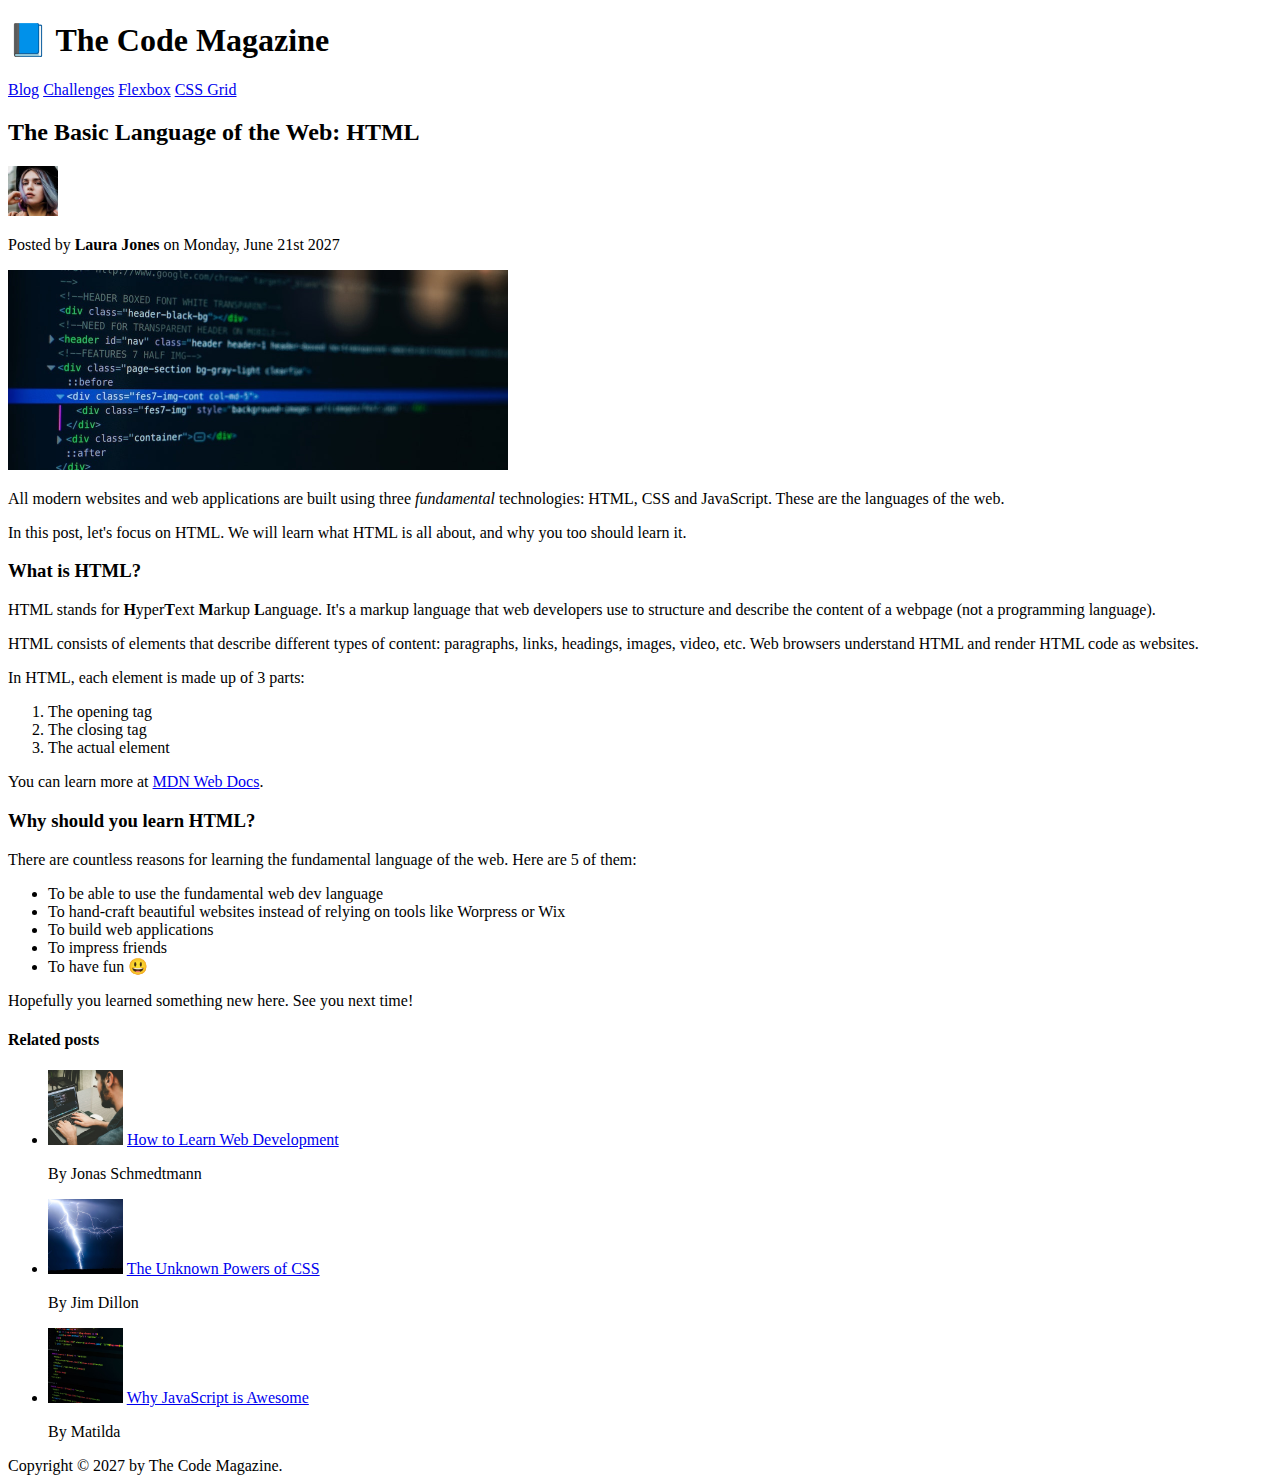
<file: final/02-HTML-Fundamentals/index.html>
<!DOCTYPE html>
<html lang="en">
  <head>
    <meta charset="UTF-8" />
    <title>The Basic Language of the Web: HTML</title>
  </head>

  <body>
    <!--
    <h1>The Basic Language of the Web: HTML</h1>
    <h2>The Basic Language of the Web: HTML</h2>
    <h3>The Basic Language of the Web: HTML</h3>
    <h4>The Basic Language of the Web: HTML</h4>
    <h5>The Basic Language of the Web: HTML</h5>
    <h6>The Basic Language of the Web: HTML</h6>
    -->

    <header>
      <h1>📘 The Code Magazine</h1>

      <nav>
        <a href="blog.html">Blog</a>
        <a href="#">Challenges</a>
        <a href="#">Flexbox</a>
        <a href="#">CSS Grid</a>
      </nav>
    </header>

    <article>
      <header>
        <h2>The Basic Language of the Web: HTML</h2>

        <img
          src="img/laura-jones.jpg"
          alt="Headshot of Laura Jones"
          height="50"
          width="50"
        />

        <p>Posted by <strong>Laura Jones</strong> on Monday, June 21st 2027</p>

        <img
          src="img/post-img.jpg"
          alt="HTML code on a screen"
          width="500"
          height="200"
        />
      </header>

      <p>
        All modern websites and web applications are built using three
        <em>fundamental</em>
        technologies: HTML, CSS and JavaScript. These are the languages of the
        web.
      </p>

      <p>
        In this post, let's focus on HTML. We will learn what HTML is all about,
        and why you too should learn it.
      </p>

      <h3>What is HTML?</h3>
      <p>
        HTML stands for <strong>H</strong>yper<strong>T</strong>ext
        <strong>M</strong>arkup <strong>L</strong>anguage. It's a markup
        language that web developers use to structure and describe the content
        of a webpage (not a programming language).
      </p>
      <p>
        HTML consists of elements that describe different types of content:
        paragraphs, links, headings, images, video, etc. Web browsers understand
        HTML and render HTML code as websites.
      </p>
      <p>In HTML, each element is made up of 3 parts:</p>

      <ol>
        <li>The opening tag</li>
        <li>The closing tag</li>
        <li>The actual element</li>
      </ol>

      <p>
        You can learn more at
        <a
          href="https://developer.mozilla.org/en-US/docs/Web/HTML"
          target="_blank"
          >MDN Web Docs</a
        >.
      </p>

      <h3>Why should you learn HTML?</h3>

      <p>
        There are countless reasons for learning the fundamental language of the
        web. Here are 5 of them:
      </p>

      <ul>
        <li>To be able to use the fundamental web dev language</li>
        <li>
          To hand-craft beautiful websites instead of relying on tools like
          Worpress or Wix
        </li>
        <li>To build web applications</li>
        <li>To impress friends</li>
        <li>To have fun 😃</li>
      </ul>

      <p>Hopefully you learned something new here. See you next time!</p>
    </article>

    <aside>
      <h4>Related posts</h4>

      <ul>
        <li>
          <img
            src="img/related-1.jpg"
            alt="Person programming"
            width="75"
            width="75"
          />
          <a href="#">How to Learn Web Development</a>
          <p>By Jonas Schmedtmann</p>
        </li>
        <li>
          <img src="img/related-2.jpg" alt="Lightning" width="75" heigth="75" />
          <a href="#">The Unknown Powers of CSS</a>
          <p>By Jim Dillon</p>
        </li>
        <li>
          <img
            src="img/related-3.jpg"
            alt="JavaScript code on a screen"
            width="75"
            height="75"
          />
          <a href="#">Why JavaScript is Awesome</a>
          <p>By Matilda</p>
        </li>
      </ul>
    </aside>

    <footer>Copyright &copy; 2027 by The Code Magazine.</footer>
  </body>
</html>
</file>
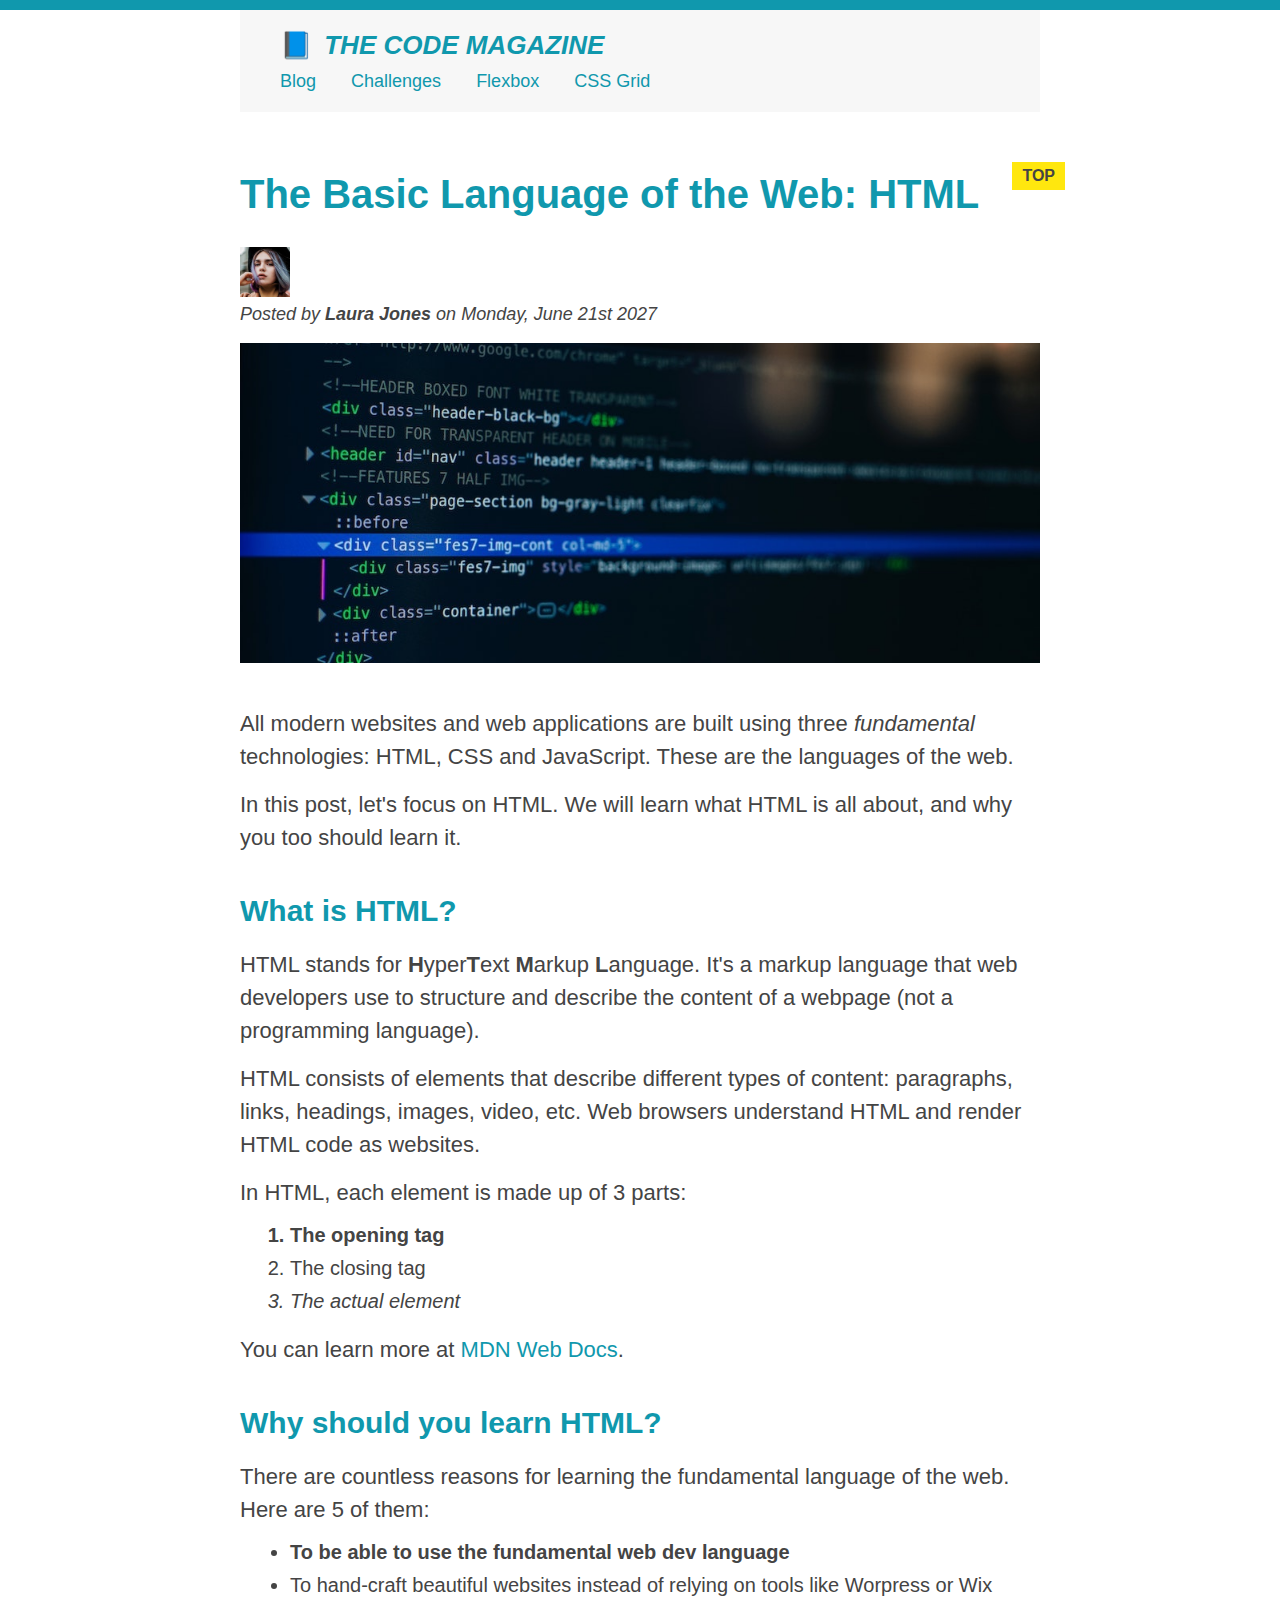
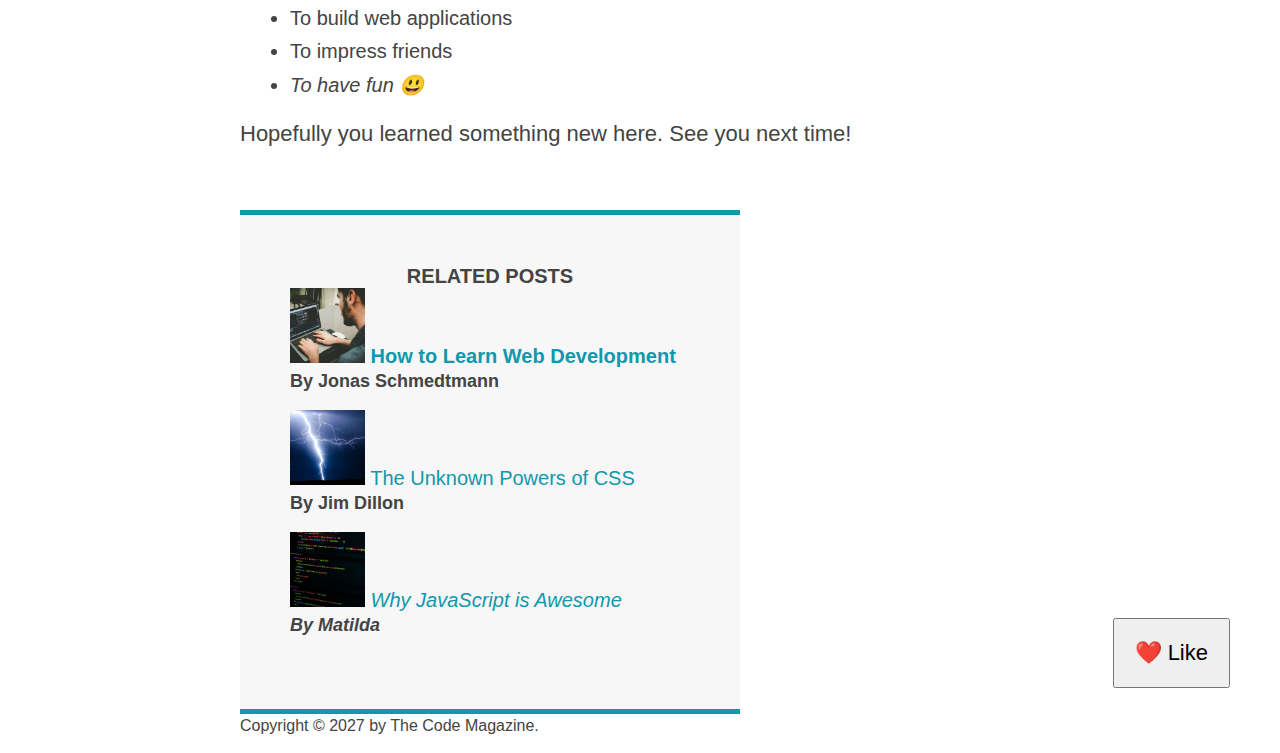
<file: final/03-CSS-Fundamentals/index.html>
<!DOCTYPE html>
<html lang="en">
  <head>
    <meta charset="UTF-8" />
    <link href="style.css" rel="stylesheet" />

    <title>The Basic Language of the Web: HTML</title>
  </head>

  <body>
    <!--
    <h1>The Basic Language of the Web: HTML</h1>
    <h2>The Basic Language of the Web: HTML</h2>
    <h3>The Basic Language of the Web: HTML</h3>
    <h4>The Basic Language of the Web: HTML</h4>
    <h5>The Basic Language of the Web: HTML</h5>
    <h6>The Basic Language of the Web: HTML</h6>
    -->

    <div class="container">
      <header class="main-header">
        <h1>📘 The Code Magazine</h1>

        <nav>
          <!-- <strong>This is the navigation</strong> -->
          <a href="blog.html">Blog</a>
          <a href="#">Challenges</a>
          <a href="#">Flexbox</a>
          <a href="#">CSS Grid</a>
        </nav>
      </header>

      <article>
        <header class="post-header">
          <h2>The Basic Language of the Web: HTML</h2>

          <img
            src="img/laura-jones.jpg"
            alt="Headshot of Laura Jones"
            height="50"
            width="50"
          />

          <p id="author">
            Posted by <strong>Laura Jones</strong> on Monday, June 21st 2027
          </p>

          <img
            src="img/post-img.jpg"
            alt="HTML code on a screen"
            width="500"
            height="200"
            class="post-img"
          />
          <button>❤️ Like</button>
        </header>

        <p>
          All modern websites and web applications are built using three
          <em>fundamental</em>
          technologies: HTML, CSS and JavaScript. These are the languages of the
          web.
        </p>

        <p>
          In this post, let's focus on HTML. We will learn what HTML is all
          about, and why you too should learn it.
        </p>

        <h3>What is HTML?</h3>
        <p>
          HTML stands for <strong>H</strong>yper<strong>T</strong>ext
          <strong>M</strong>arkup <strong>L</strong>anguage. It's a markup
          language that web developers use to structure and describe the content
          of a webpage (not a programming language).
        </p>
        <p>
          HTML consists of elements that describe different types of content:
          paragraphs, links, headings, images, video, etc. Web browsers
          understand HTML and render HTML code as websites.
        </p>
        <p>In HTML, each element is made up of 3 parts:</p>

        <ol>
          <li class="first-li">The opening tag</li>
          <li>The closing tag</li>
          <li>The actual element</li>
        </ol>

        <p>
          You can learn more at
          <a
            href="https://developer.mozilla.org/en-US/docs/Web/HTML"
            target="_blank"
            >MDN Web Docs</a
          >.
        </p>

        <h3>Why should you learn HTML?</h3>

        <p>
          There are countless reasons for learning the fundamental language of
          the web. Here are 5 of them:
        </p>

        <ul>
          <li class="first-li">
            To be able to use the fundamental web dev language
          </li>
          <li>
            To hand-craft beautiful websites instead of relying on tools like
            Worpress or Wix
          </li>
          <li>To build web applications</li>
          <li>To impress friends</li>
          <li>To have fun 😃</li>
        </ul>

        <p>Hopefully you learned something new here. See you next time!</p>
      </article>

      <aside>
        <h4>Related posts</h4>

        <ul class="related">
          <li>
            <img
              src="img/related-1.jpg"
              alt="Person programming"
              width="75"
              height="75"
            />
            <a href="#">How to Learn Web Development</a>
            <p class="related-author">By Jonas Schmedtmann</p>
          </li>
          <li>
            <img
              src="img/related-2.jpg"
              alt="Lightning"
              width="75"
              height="75"
            />
            <a href="#">The Unknown Powers of CSS</a>
            <p class="related-author">By Jim Dillon</p>
          </li>
          <li>
            <img
              src="img/related-3.jpg"
              alt="JavaScript code on a screen"
              width="75"
              height="75"
            />
            <a href="#">Why JavaScript is Awesome</a>
            <p class="related-author">By Matilda</p>
          </li>
        </ul>
      </aside>

      <footer>
        <p id="copyright" class="copyright text">
          Copyright &copy; 2027 by The Code Magazine.
        </p>
      </footer>
    </div>
  </body>
</html>
</file>
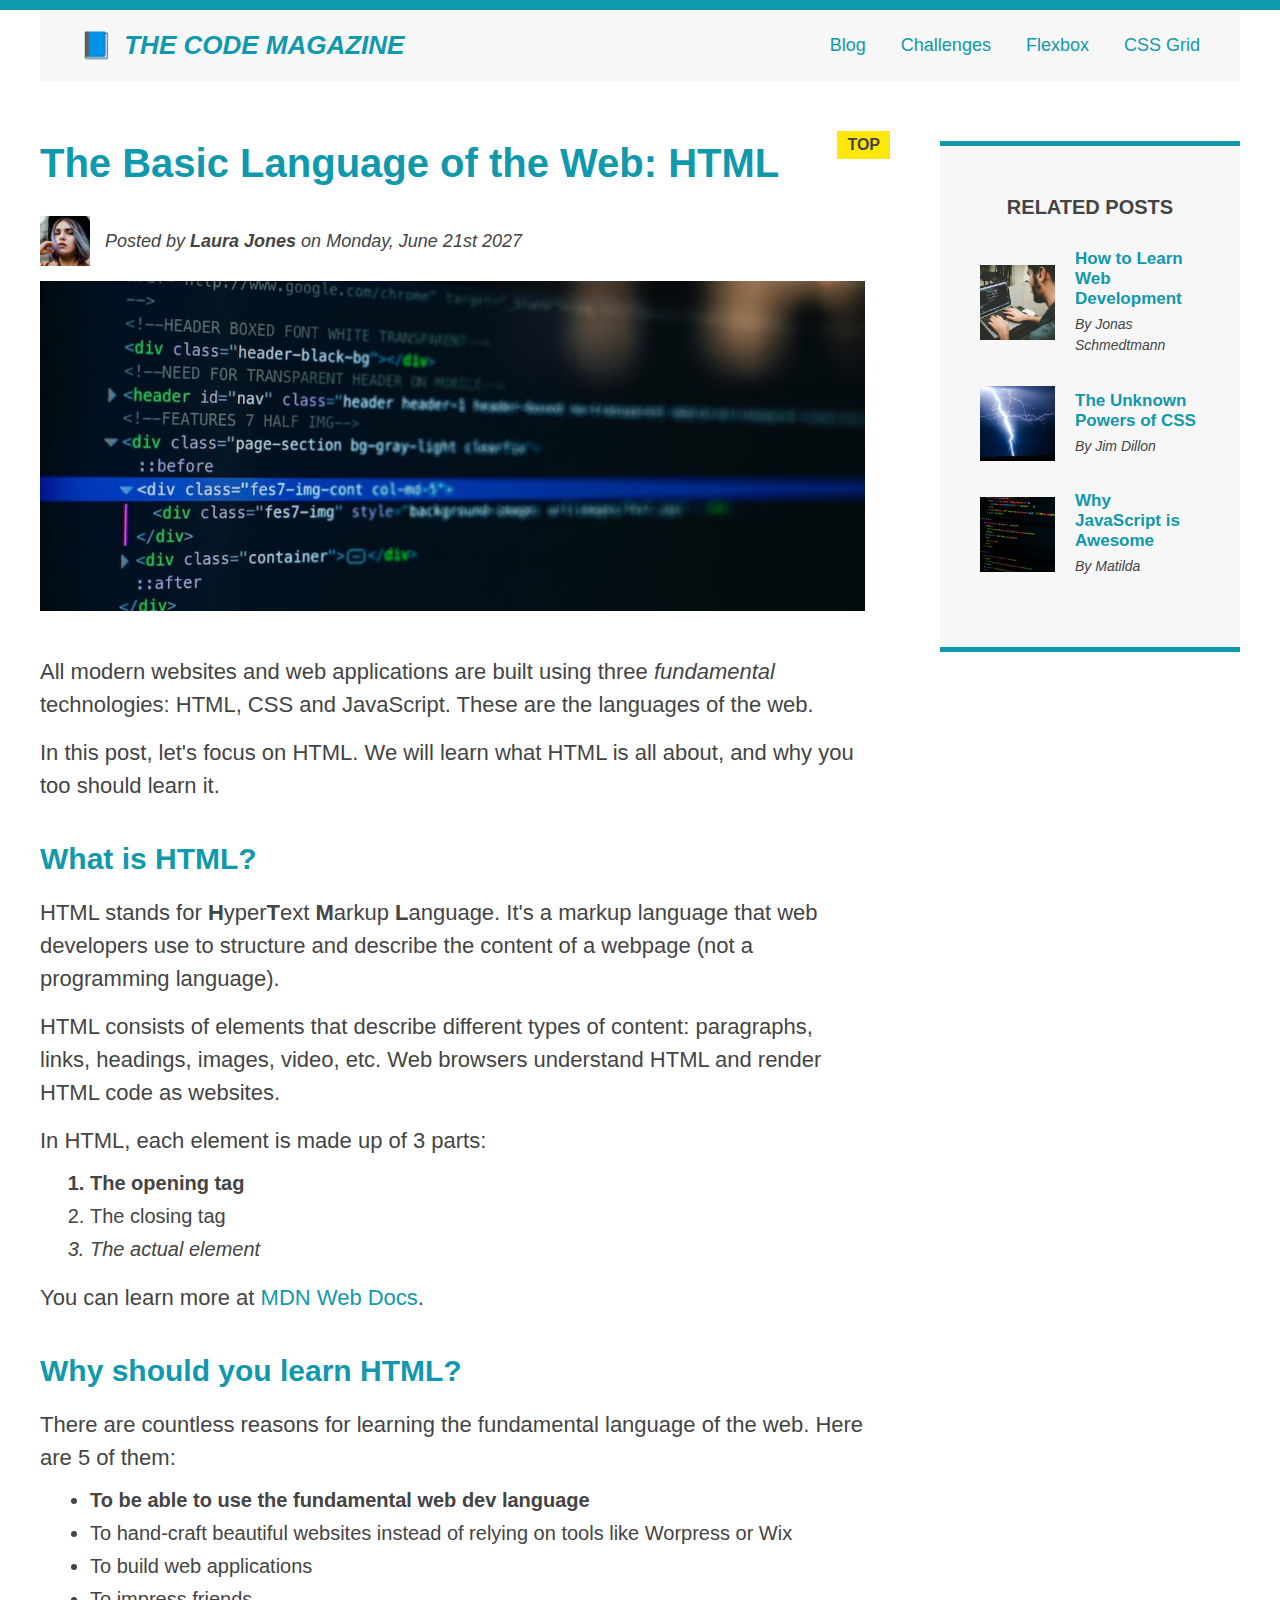
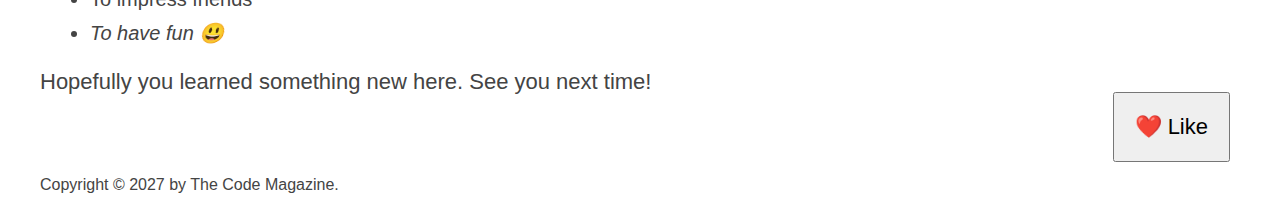
<file: final/04-CSS-Layouts/index.html>
<!DOCTYPE html>
<html lang="en">
  <head>
    <meta charset="UTF-8" />
    <link href="style.css" rel="stylesheet" />

    <title>The Basic Language of the Web: HTML</title>
  </head>

  <body>
    <!--
    <h1>The Basic Language of the Web: HTML</h1>
    <h2>The Basic Language of the Web: HTML</h2>
    <h3>The Basic Language of the Web: HTML</h3>
    <h4>The Basic Language of the Web: HTML</h4>
    <h5>The Basic Language of the Web: HTML</h5>
    <h6>The Basic Language of the Web: HTML</h6>
    -->

    <div class="container">
      <header class="main-header clearfix">
        <h1>📘 The Code Magazine</h1>

        <nav>
          <!-- <strong>This is the navigation</strong> -->
          <a href="blog.html">Blog</a>
          <a href="#">Challenges</a>
          <a href="flexbox.html">Flexbox</a>
          <a href="css-grid.html">CSS Grid</a>
        </nav>

        <!-- <div class="clear"></div> -->
      </header>

      <!-- ONLY NECESSARY FOR FLEXBOX -->
      <!-- <div class="row"> -->
      <article>
        <header class="post-header">
          <h2>The Basic Language of the Web: HTML</h2>

          <div class="author-box">
            <img
              src="img/laura-jones.jpg"
              alt="Headshot of Laura Jones"
              height="50"
              width="50"
              class="author-img"
            />

            <p id="author" class="author">
              Posted by <strong>Laura Jones</strong> on Monday, June 21st 2027
            </p>
          </div>

          <img
            src="img/post-img.jpg"
            alt="HTML code on a screen"
            width="500"
            height="200"
            class="post-img"
          />
          <button>❤️ Like</button>
        </header>

        <p>
          All modern websites and web applications are built using three
          <em>fundamental</em>
          technologies: HTML, CSS and JavaScript. These are the languages of the
          web.
        </p>

        <p>
          In this post, let's focus on HTML. We will learn what HTML is all
          about, and why you too should learn it.
        </p>

        <h3>What is HTML?</h3>
        <p>
          HTML stands for <strong>H</strong>yper<strong>T</strong>ext
          <strong>M</strong>arkup <strong>L</strong>anguage. It's a markup
          language that web developers use to structure and describe the content
          of a webpage (not a programming language).
        </p>
        <p>
          HTML consists of elements that describe different types of content:
          paragraphs, links, headings, images, video, etc. Web browsers
          understand HTML and render HTML code as websites.
        </p>
        <p>In HTML, each element is made up of 3 parts:</p>

        <ol>
          <li class="first-li">The opening tag</li>
          <li>The closing tag</li>
          <li>The actual element</li>
        </ol>

        <p>
          You can learn more at
          <a
            href="https://developer.mozilla.org/en-US/docs/Web/HTML"
            target="_blank"
            >MDN Web Docs</a
          >.
        </p>

        <h3>Why should you learn HTML?</h3>

        <p>
          There are countless reasons for learning the fundamental language of
          the web. Here are 5 of them:
        </p>

        <ul>
          <li class="first-li">
            To be able to use the fundamental web dev language
          </li>
          <li>
            To hand-craft beautiful websites instead of relying on tools like
            Worpress or Wix
          </li>
          <li>To build web applications</li>
          <li>To impress friends</li>
          <li>To have fun 😃</li>
        </ul>

        <p>Hopefully you learned something new here. See you next time!</p>
      </article>

      <aside>
        <h4>Related posts</h4>

        <ul class="related">
          <li class="related-post">
            <img
              src="img/related-1.jpg"
              alt="Person programming"
              width="75"
              height="75"
            />
            <div>
              <a href="#" class="related-link">How to Learn Web Development</a>
              <p class="related-author">By Jonas Schmedtmann</p>
            </div>
          </li>
          <li class="related-post">
            <img
              src="img/related-2.jpg"
              alt="Lightning"
              width="75"
              height="75"
            />
            <div>
              <a href="#" class="related-link">The Unknown Powers of CSS</a>
              <p class="related-author">By Jim Dillon</p>
            </div>
          </li>
          <li class="related-post">
            <img
              src="img/related-3.jpg"
              alt="JavaScript code on a screen"
              width="75"
              height="75"
            />
            <div>
              <a href="#" class="related-link">Why JavaScript is Awesome</a>
              <p class="related-author">By Matilda</p>
            </div>
          </li>
        </ul>
      </aside>
      <!-- </div> -->

      <footer>
        <p id="copyright" class="copyright text">
          Copyright &copy; 2027 by The Code Magazine.
        </p>
      </footer>
    </div>
  </body>
</html>
</file>
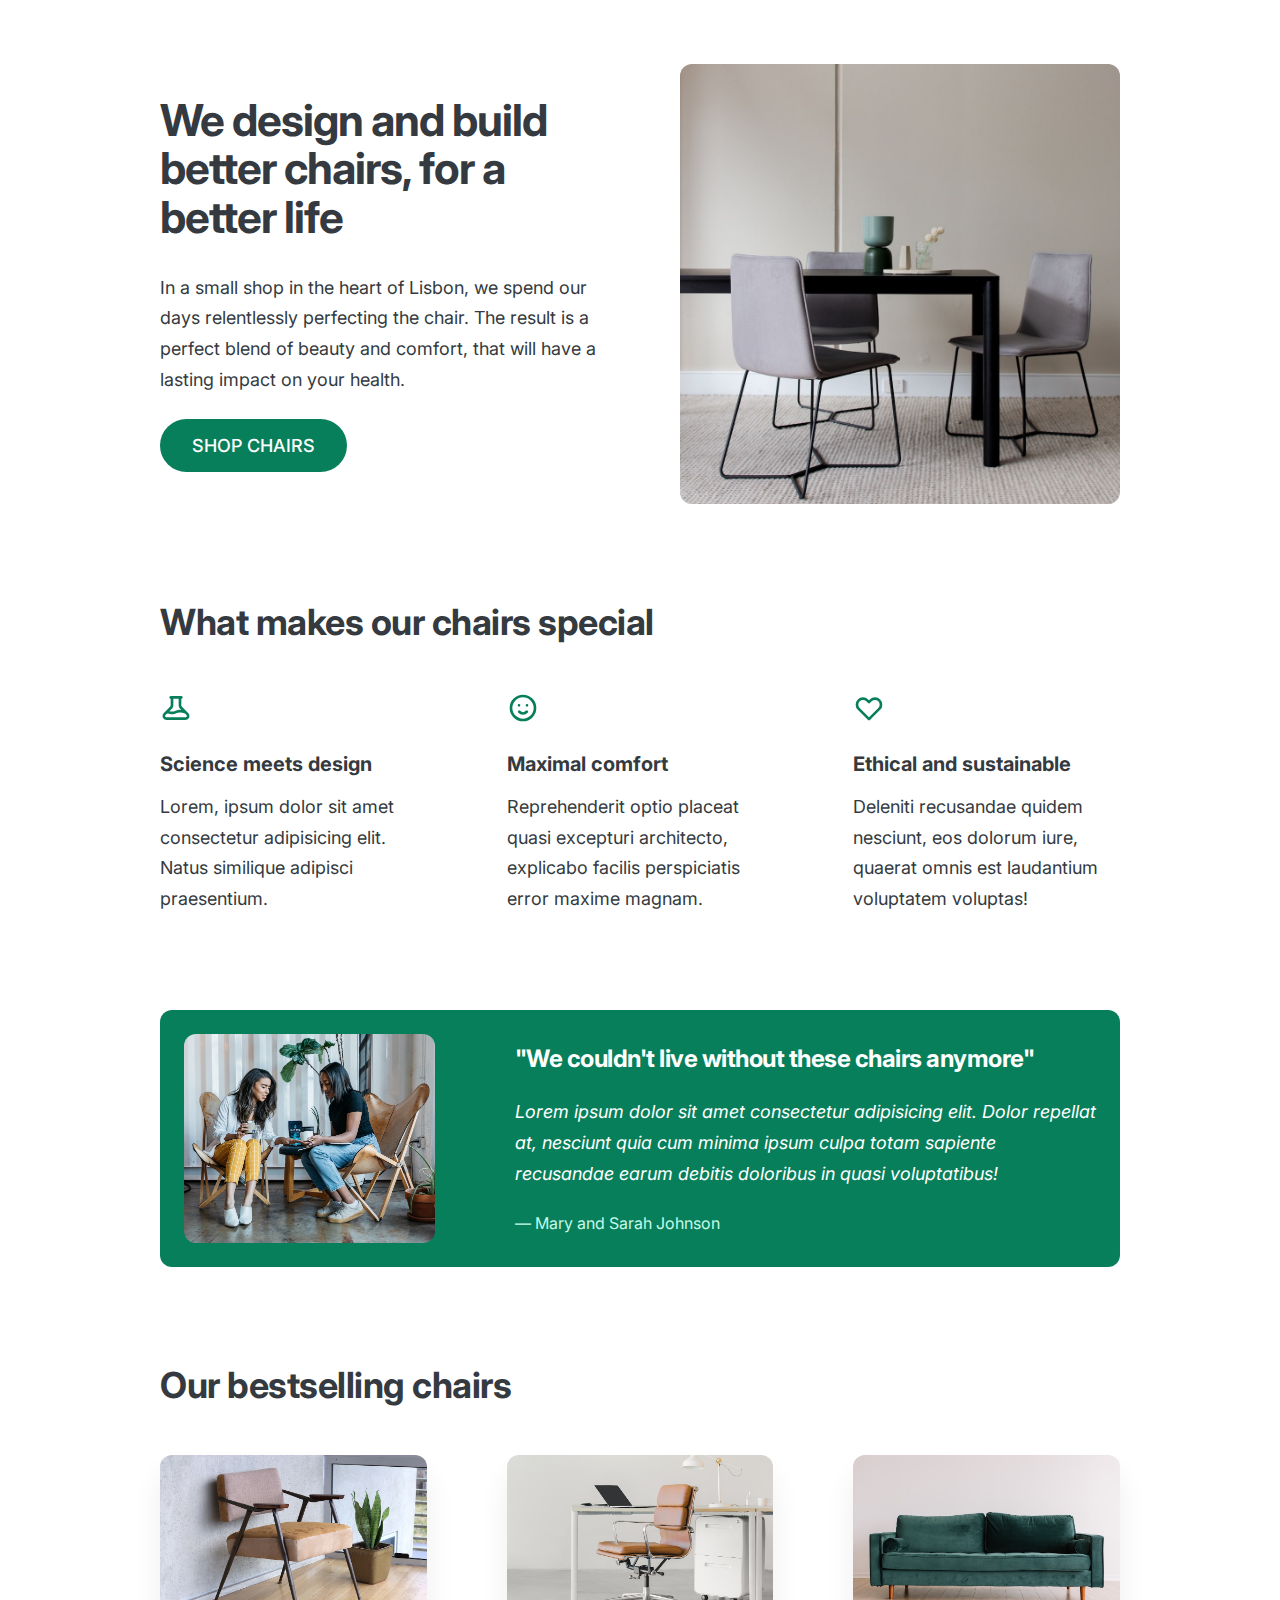
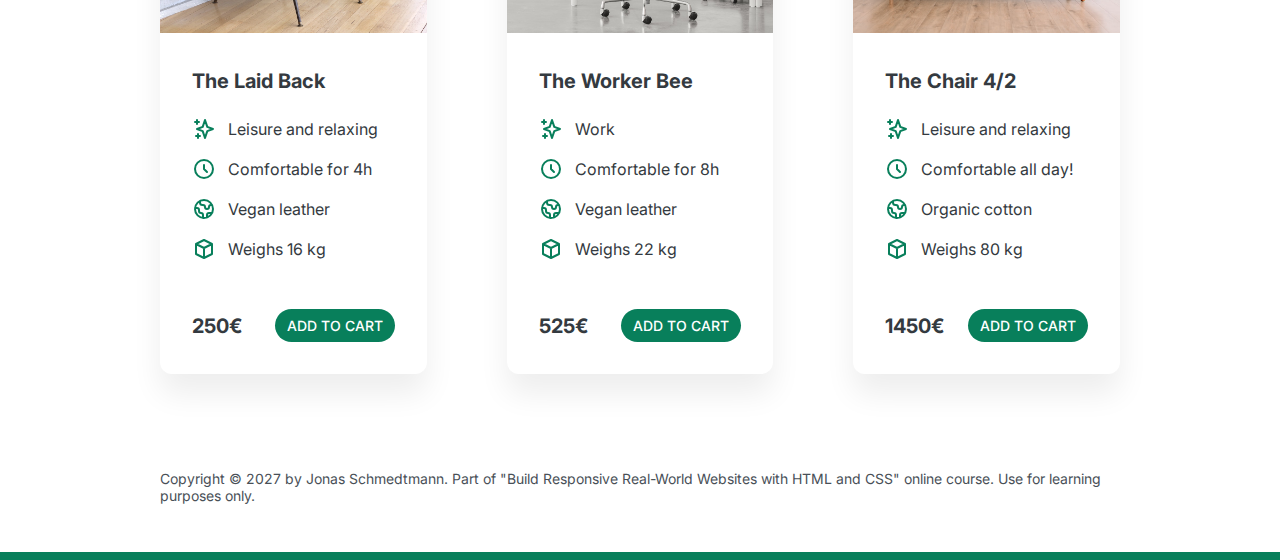
<file: final/05-Design/index.html>
<!DOCTYPE html>
<html lang="en">
  <head>
    <meta charset="UTF-8" />
    <meta http-equiv="X-UA-Compatible" content="IE=edge" />
    <meta name="viewport" content="width=device-width, initial-scale=1.0" />

    <link rel="preconnect" href="https://fonts.gstatic.com" />
    <link
      href="https://fonts.googleapis.com/css2?family=Inter:wght@400;500;700&display=swap"
      rel="stylesheet"
    />

    <link rel="stylesheet" href="style.css" />
    <title>Lisbon Chair Shop</title>
  </head>
  <body>
    <div class="container">
      <header>
        <div class="header-text-box">
          <h1>We design and build better chairs, for a better life</h1>
          <p class="header-text">
            In a small shop in the heart of Lisbon, we spend our days
            relentlessly perfecting the chair. The result is a perfect blend of
            beauty and comfort, that will have a lasting impact on your health.
          </p>
          <a class="btn btn--big" href="#">Shop chairs</a>
        </div>
        <img src="hero.jpg" alt="Photo" />
      </header>

      <section>
        <h2>What makes our chairs special</h2>
        <div class="grid-3-cols">
          <div>
            <svg
              xmlns="http://www.w3.org/2000/svg"
              class="features-icon"
              fill="none"
              viewBox="0 0 24 24"
              stroke="currentColor"
            >
              <path
                stroke-linecap="round"
                stroke-linejoin="round"
                stroke-width="2"
                d="M19.428 15.428a2 2 0 00-1.022-.547l-2.387-.477a6 6 0 00-3.86.517l-.318.158a6 6 0 01-3.86.517L6.05 15.21a2 2 0 00-1.806.547M8 4h8l-1 1v5.172a2 2 0 00.586 1.414l5 5c1.26 1.26.367 3.414-1.415 3.414H4.828c-1.782 0-2.674-2.154-1.414-3.414l5-5A2 2 0 009 10.172V5L8 4z"
              />
            </svg>
            <p class="features-title"><strong>Science meets design</strong></p>
            <p class="features-text">
              Lorem, ipsum dolor sit amet consectetur adipisicing elit. Natus
              similique adipisci praesentium.
            </p>
          </div>

          <div>
            <svg
              xmlns="http://www.w3.org/2000/svg"
              class="features-icon"
              fill="none"
              viewBox="0 0 24 24"
              stroke="currentColor"
            >
              <path
                stroke-linecap="round"
                stroke-linejoin="round"
                stroke-width="2"
                d="M14.828 14.828a4 4 0 01-5.656 0M9 10h.01M15 10h.01M21 12a9 9 0 11-18 0 9 9 0 0118 0z"
              />
            </svg>
            <p class="features-title">
              <strong>Maximal comfort</strong>
            </p>
            <p class="features-text">
              Reprehenderit optio placeat quasi excepturi architecto, explicabo
              facilis perspiciatis error maxime magnam.
            </p>
          </div>

          <div>
            <svg
              xmlns="http://www.w3.org/2000/svg"
              class="features-icon"
              fill="none"
              viewBox="0 0 24 24"
              stroke="currentColor"
            >
              <path
                stroke-linecap="round"
                stroke-linejoin="round"
                stroke-width="2"
                d="M4.318 6.318a4.5 4.5 0 000 6.364L12 20.364l7.682-7.682a4.5 4.5 0 00-6.364-6.364L12 7.636l-1.318-1.318a4.5 4.5 0 00-6.364 0z"
              />
            </svg>
            <p class="features-title">
              <strong>Ethical and sustainable</strong>
            </p>
            <p class="features-text">
              Deleniti recusandae quidem nesciunt, eos dolorum iure, quaerat
              omnis est laudantium voluptatem voluptas!
            </p>
          </div>
        </div>
      </section>

      <section class="testimonial-section">
        <div class="grid-3-cols">
          <img src="customers.jpg" alt="People sitting on chairs" />
          <div class="testimonial-box">
            <h2>"We couldn't live without these chairs anymore"</h2>
            <blockquote class="testimonial-text">
              Lorem ipsum dolor sit amet consectetur adipisicing elit. Dolor
              repellat at, nesciunt quia cum minima ipsum culpa totam sapiente
              recusandae earum debitis doloribus in quasi voluptatibus!
            </blockquote>
            <p class="testimonial-author">&mdash; Mary and Sarah Johnson</p>
          </div>
        </div>
      </section>

      <section>
        <h2>Our bestselling chairs</h2>
        <div class="grid-3-cols">
          <figure class="chair">
            <img src="chair-1.jpg" alt="Chair" />
            <div class="chair-box">
              <h3>The Laid Back</h3>
              <ul class="chair-details">
                <li>
                  <svg
                    xmlns="http://www.w3.org/2000/svg"
                    class="chair-icon"
                    fill="none"
                    viewBox="0 0 24 24"
                    stroke="currentColor"
                  >
                    <path
                      stroke-linecap="round"
                      stroke-linejoin="round"
                      stroke-width="2"
                      d="M5 3v4M3 5h4M6 17v4m-2-2h4m5-16l2.286 6.857L21 12l-5.714 2.143L13 21l-2.286-6.857L5 12l5.714-2.143L13 3z"
                    />
                  </svg>
                  <!-- Span is a generic INLINE text element, it doesn't have any meaning. It's like a div element, but inline -->
                  <span>Leisure and relaxing</span>
                </li>
                <li>
                  <svg
                    xmlns="http://www.w3.org/2000/svg"
                    class="chair-icon"
                    fill="none"
                    viewBox="0 0 24 24"
                    stroke="currentColor"
                  >
                    <path
                      stroke-linecap="round"
                      stroke-linejoin="round"
                      stroke-width="2"
                      d="M12 8v4l3 3m6-3a9 9 0 11-18 0 9 9 0 0118 0z"
                    />
                  </svg>
                  <span>Comfortable for 4h</span>
                </li>
                <li>
                  <svg
                    xmlns="http://www.w3.org/2000/svg"
                    class="chair-icon"
                    fill="none"
                    viewBox="0 0 24 24"
                    stroke="currentColor"
                  >
                    <path
                      stroke-linecap="round"
                      stroke-linejoin="round"
                      stroke-width="2"
                      d="M3.055 11H5a2 2 0 012 2v1a2 2 0 002 2 2 2 0 012 2v2.945M8 3.935V5.5A2.5 2.5 0 0010.5 8h.5a2 2 0 012 2 2 2 0 104 0 2 2 0 012-2h1.064M15 20.488V18a2 2 0 012-2h3.064M21 12a9 9 0 11-18 0 9 9 0 0118 0z"
                    />
                  </svg>
                  <span>Vegan leather</span>
                </li>
                <li>
                  <svg
                    xmlns="http://www.w3.org/2000/svg"
                    class="chair-icon"
                    fill="none"
                    viewBox="0 0 24 24"
                    stroke="currentColor"
                  >
                    <path
                      stroke-linecap="round"
                      stroke-linejoin="round"
                      stroke-width="2"
                      d="M20 7l-8-4-8 4m16 0l-8 4m8-4v10l-8 4m0-10L4 7m8 4v10M4 7v10l8 4"
                    />
                  </svg>
                  <span>Weighs 16 kg</span>
                </li>
              </ul>
              <div class="chair-price">
                <strong>250€</strong>
                <a href="#" class="btn btn--small">Add to cart</a>
              </div>
            </div>
          </figure>

          <figure class="chair">
            <img src="chair-2.jpg" alt="Chair" />
            <div class="chair-box">
              <h3>The Worker Bee</h3>
              <ul class="chair-details">
                <li>
                  <svg
                    xmlns="http://www.w3.org/2000/svg"
                    class="chair-icon"
                    fill="none"
                    viewBox="0 0 24 24"
                    stroke="currentColor"
                  >
                    <path
                      stroke-linecap="round"
                      stroke-linejoin="round"
                      stroke-width="2"
                      d="M5 3v4M3 5h4M6 17v4m-2-2h4m5-16l2.286 6.857L21 12l-5.714 2.143L13 21l-2.286-6.857L5 12l5.714-2.143L13 3z"
                    />
                  </svg>
                  <span>Work</span>
                </li>
                <li>
                  <svg
                    xmlns="http://www.w3.org/2000/svg"
                    class="chair-icon"
                    fill="none"
                    viewBox="0 0 24 24"
                    stroke="currentColor"
                  >
                    <path
                      stroke-linecap="round"
                      stroke-linejoin="round"
                      stroke-width="2"
                      d="M12 8v4l3 3m6-3a9 9 0 11-18 0 9 9 0 0118 0z"
                    />
                  </svg>
                  <span>Comfortable for 8h</span>
                </li>
                <li>
                  <svg
                    xmlns="http://www.w3.org/2000/svg"
                    class="chair-icon"
                    fill="none"
                    viewBox="0 0 24 24"
                    stroke="currentColor"
                  >
                    <path
                      stroke-linecap="round"
                      stroke-linejoin="round"
                      stroke-width="2"
                      d="M3.055 11H5a2 2 0 012 2v1a2 2 0 002 2 2 2 0 012 2v2.945M8 3.935V5.5A2.5 2.5 0 0010.5 8h.5a2 2 0 012 2 2 2 0 104 0 2 2 0 012-2h1.064M15 20.488V18a2 2 0 012-2h3.064M21 12a9 9 0 11-18 0 9 9 0 0118 0z"
                    />
                  </svg>
                  <span>Vegan leather</span>
                </li>
                <li>
                  <svg
                    xmlns="http://www.w3.org/2000/svg"
                    class="chair-icon"
                    fill="none"
                    viewBox="0 0 24 24"
                    stroke="currentColor"
                  >
                    <path
                      stroke-linecap="round"
                      stroke-linejoin="round"
                      stroke-width="2"
                      d="M20 7l-8-4-8 4m16 0l-8 4m8-4v10l-8 4m0-10L4 7m8 4v10M4 7v10l8 4"
                    />
                  </svg>
                  <span>Weighs 22 kg</span>
                </li>
              </ul>
              <div class="chair-price">
                <strong>525€</strong>
                <a href="#" class="btn btn--small">Add to cart</a>
              </div>
            </div>
          </figure>

          <figure class="chair">
            <img src="chair-3.jpg" alt="Chair" />
            <div class="chair-box">
              <h3>The Chair 4/2</h3>
              <ul class="chair-details">
                <li>
                  <svg
                    xmlns="http://www.w3.org/2000/svg"
                    class="chair-icon"
                    fill="none"
                    viewBox="0 0 24 24"
                    stroke="currentColor"
                  >
                    <path
                      stroke-linecap="round"
                      stroke-linejoin="round"
                      stroke-width="2"
                      d="M5 3v4M3 5h4M6 17v4m-2-2h4m5-16l2.286 6.857L21 12l-5.714 2.143L13 21l-2.286-6.857L5 12l5.714-2.143L13 3z"
                    />
                  </svg>
                  <span>Leisure and relaxing</span>
                </li>
                <li>
                  <svg
                    xmlns="http://www.w3.org/2000/svg"
                    class="chair-icon"
                    fill="none"
                    viewBox="0 0 24 24"
                    stroke="currentColor"
                  >
                    <path
                      stroke-linecap="round"
                      stroke-linejoin="round"
                      stroke-width="2"
                      d="M12 8v4l3 3m6-3a9 9 0 11-18 0 9 9 0 0118 0z"
                    />
                  </svg>
                  <span>Comfortable all day!</span>
                </li>
                <li>
                  <svg
                    xmlns="http://www.w3.org/2000/svg"
                    class="chair-icon"
                    fill="none"
                    viewBox="0 0 24 24"
                    stroke="currentColor"
                  >
                    <path
                      stroke-linecap="round"
                      stroke-linejoin="round"
                      stroke-width="2"
                      d="M3.055 11H5a2 2 0 012 2v1a2 2 0 002 2 2 2 0 012 2v2.945M8 3.935V5.5A2.5 2.5 0 0010.5 8h.5a2 2 0 012 2 2 2 0 104 0 2 2 0 012-2h1.064M15 20.488V18a2 2 0 012-2h3.064M21 12a9 9 0 11-18 0 9 9 0 0118 0z"
                    />
                  </svg>
                  <span>Organic cotton</span>
                </li>
                <li>
                  <svg
                    xmlns="http://www.w3.org/2000/svg"
                    class="chair-icon"
                    fill="none"
                    viewBox="0 0 24 24"
                    stroke="currentColor"
                  >
                    <path
                      stroke-linecap="round"
                      stroke-linejoin="round"
                      stroke-width="2"
                      d="M20 7l-8-4-8 4m16 0l-8 4m8-4v10l-8 4m0-10L4 7m8 4v10M4 7v10l8 4"
                    />
                  </svg>
                  <span>Weighs 80 kg</span>
                </li>
              </ul>
              <div class="chair-price">
                <strong>1450€</strong>
                <a href="#" class="btn btn--small">Add to cart</a>
              </div>
            </div>
          </figure>
        </div>
      </section>

      <footer>
        Copyright &copy; 2027 by Jonas Schmedtmann. Part of "Build Responsive
        Real-World Websites with HTML and CSS" online course. Use for learning
        purposes only.
      </footer>
    </div>
  </body>
</html>
</file>
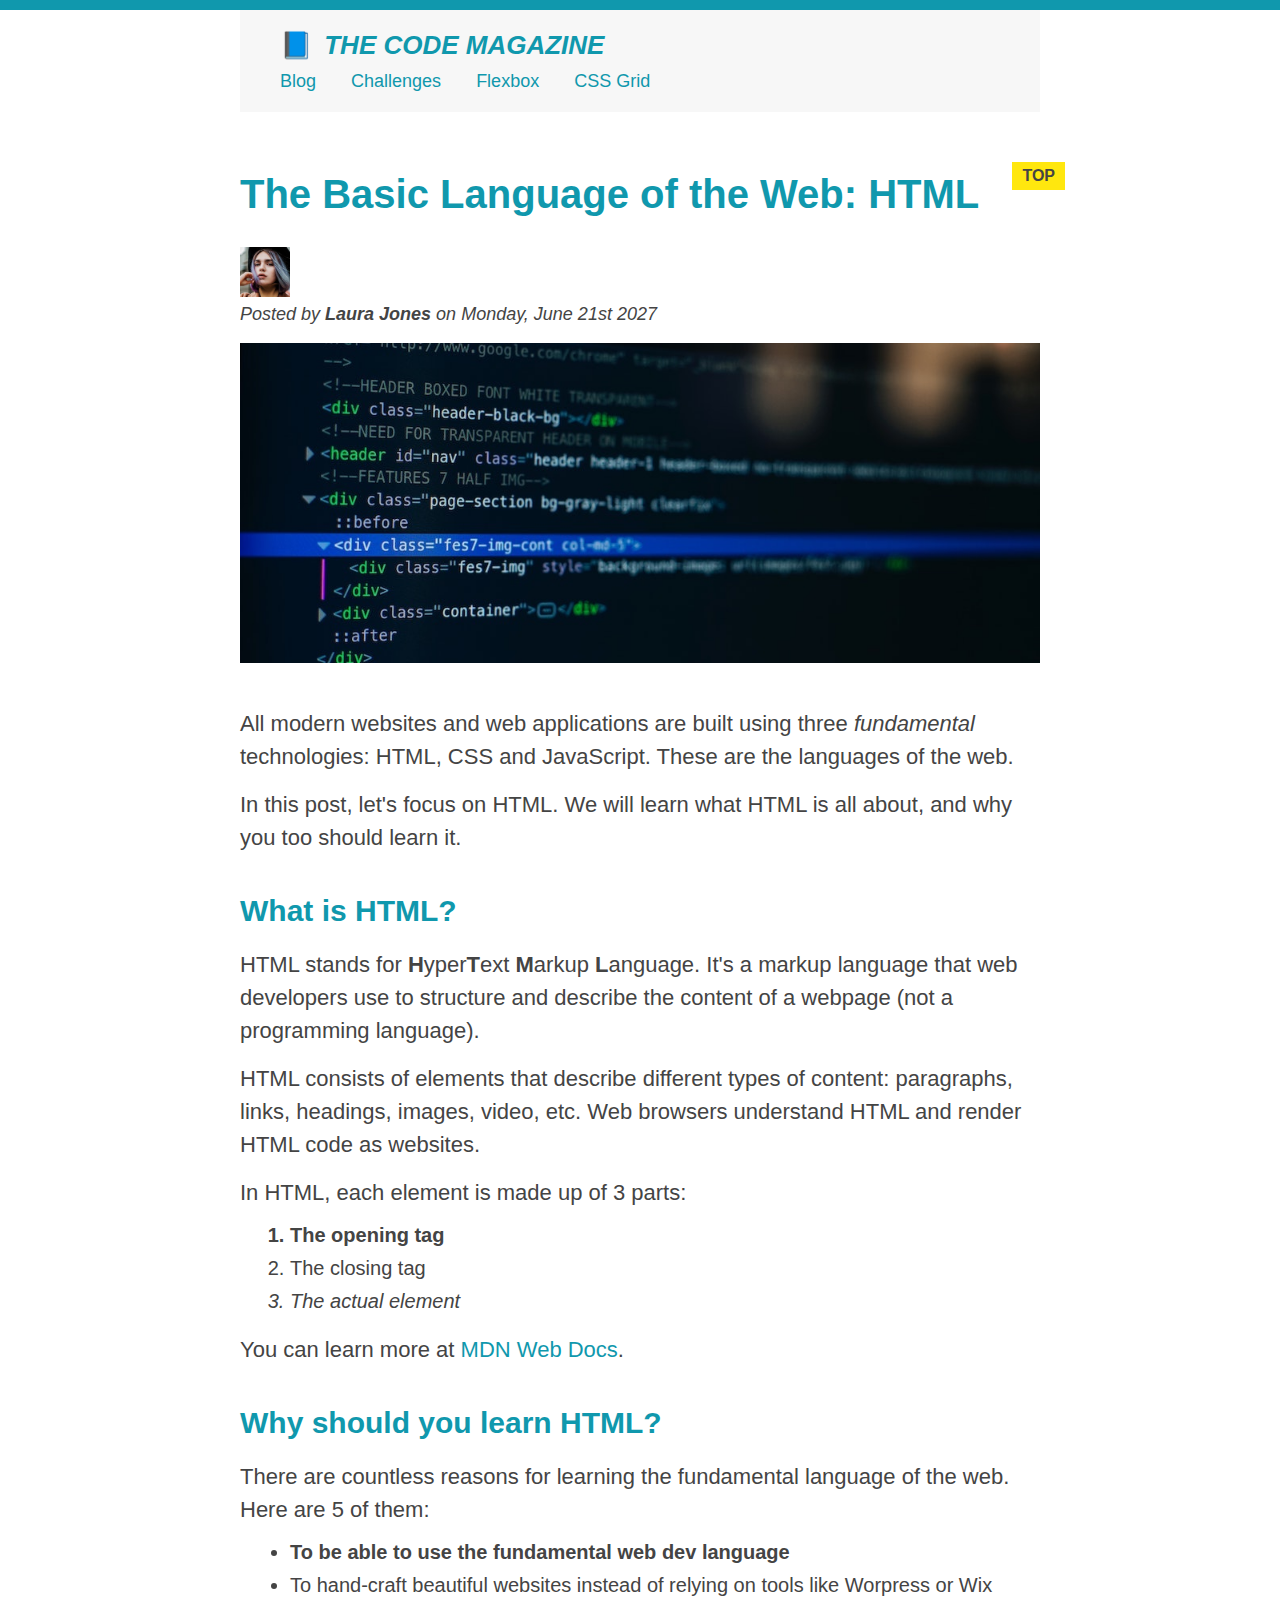
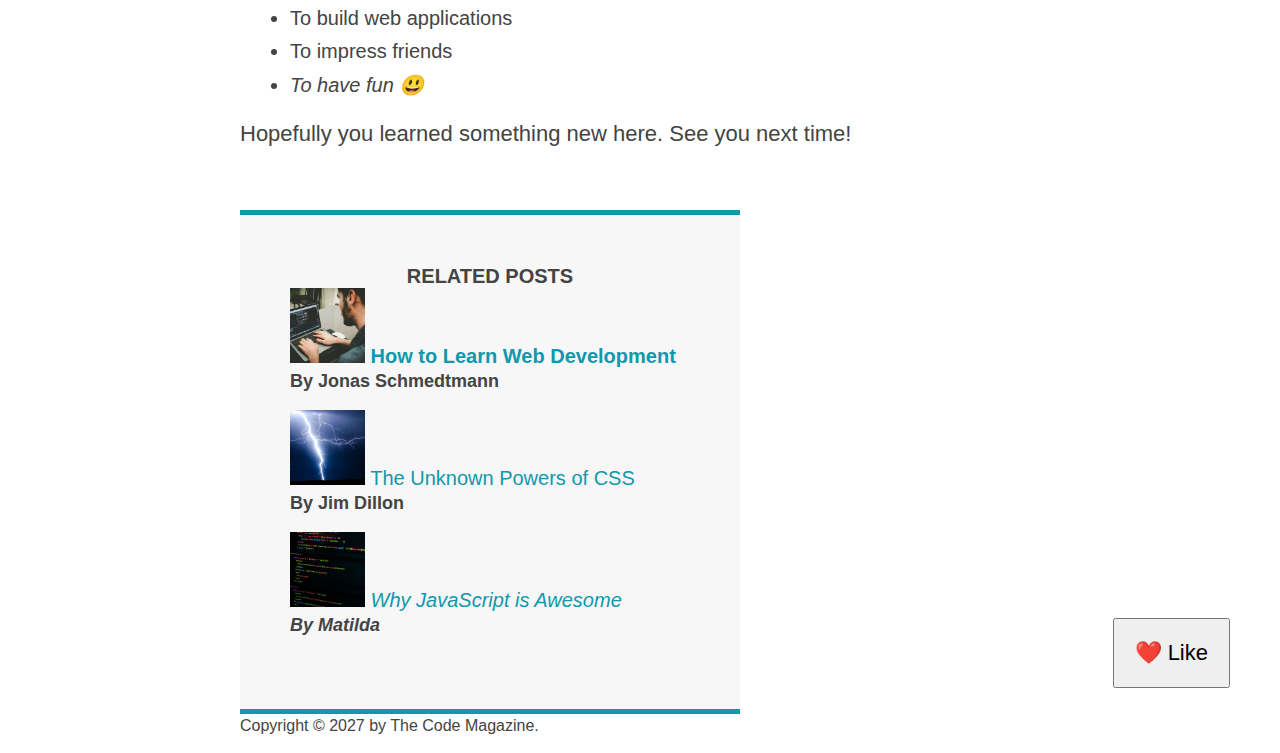
<file: starter/04-CSS-Layouts/index.html>
<!DOCTYPE html>
<html lang="en">

<head>
  <meta charset="UTF-8" />
  <link href="style.css" rel="stylesheet" />

  <title>The Basic Language of the Web: HTML</title>
</head>

<body>


  <!--
    <h1>The Basic Language of the Web: HTML</h1>
    <h2>The Basic Language of the Web: HTML</h2>
    <h3>The Basic Language of the Web: HTML</h3>
    <h4>The Basic Language of the Web: HTML</h4>
    <h5>The Basic Language of the Web: HTML</h5>
    <h6>The Basic Language of the Web: HTML</h6>
    -->

  <div class="container">
    <header class="main-header">
      <h1>📘 The Code Magazine</h1>

      <nav>
        <!-- <strong>This is the navigation</strong> -->
        <a href="blog.html">Blog</a>
        <a href="#">Challenges</a>
        <a href="flexbox.html">Flexbox</a>
        <a href="css-grid.html">CSS Grid</a>
      </nav>
    </header>

    <article>
      <header class="post-header">
        <h2>The Basic Language of the Web: HTML</h2>

        <img src="img/laura-jones.jpg" alt="Headshot of Laura Jones" height="50" width="50" class="author-img" />

        <p id="author" class="author">
          Posted by <strong>Laura Jones</strong> on Monday, June 21st 2027
        </p>

        <img src="img/post-img.jpg" alt="HTML code on a screen" width="500" height="200" class="post-img" />
        <button>❤️ Like</button>
      </header>

      <p>
        All modern websites and web applications are built using three
        <em>fundamental</em>
        technologies: HTML, CSS and JavaScript. These are the languages of the
        web.
      </p>

      <p>
        In this post, let's focus on HTML. We will learn what HTML is all
        about, and why you too should learn it.
      </p>

      <h3>What is HTML?</h3>
      <p>
        HTML stands for <strong>H</strong>yper<strong>T</strong>ext
        <strong>M</strong>arkup <strong>L</strong>anguage. It's a markup
        language that web developers use to structure and describe the content
        of a webpage (not a programming language).
      </p>
      <p>
        HTML consists of elements that describe different types of content:
        paragraphs, links, headings, images, video, etc. Web browsers
        understand HTML and render HTML code as websites.
      </p>
      <p>In HTML, each element is made up of 3 parts:</p>

      <ol>
        <li class="first-li">The opening tag</li>
        <li>The closing tag</li>
        <li>The actual element</li>
      </ol>

      <p>
        You can learn more at
        <a href="https://developer.mozilla.org/en-US/docs/Web/HTML" target="_blank">MDN Web Docs</a>.
      </p>

      <h3>Why should you learn HTML?</h3>

      <p>
        There are countless reasons for learning the fundamental language of
        the web. Here are 5 of them:
      </p>

      <ul>
        <li class="first-li">
          To be able to use the fundamental web dev language
        </li>
        <li>
          To hand-craft beautiful websites instead of relying on tools like
          Worpress or Wix
        </li>
        <li>To build web applications</li>
        <li>To impress friends</li>
        <li>To have fun 😃</li>
      </ul>

      <p>Hopefully you learned something new here. See you next time!</p>
    </article>

    <aside>
      <h4>Related posts</h4>

      <ul class="related">
        <li>
          <img src="img/related-1.jpg" alt="Person programming" width="75" height="75" />
          <a href="#">How to Learn Web Development</a>
          <p class="related-author">By Jonas Schmedtmann</p>
        </li>
        <li>
          <img src="img/related-2.jpg" alt="Lightning" width="75" height="75" />
          <a href="#">The Unknown Powers of CSS</a>
          <p class="related-author">By Jim Dillon</p>
        </li>
        <li>
          <img src="img/related-3.jpg" alt="JavaScript code on a screen" width="75" height="75" />
          <a href="#">Why JavaScript is Awesome</a>
          <p class="related-author">By Matilda</p>
        </li>
      </ul>
    </aside>

    <footer>
      <p id="copyright" class="copyright text">
        Copyright &copy; 2027 by The Code Magazine.
      </p>
    </footer>
  </div>
</body>

</html>



<!-- new project started





-->
</file>
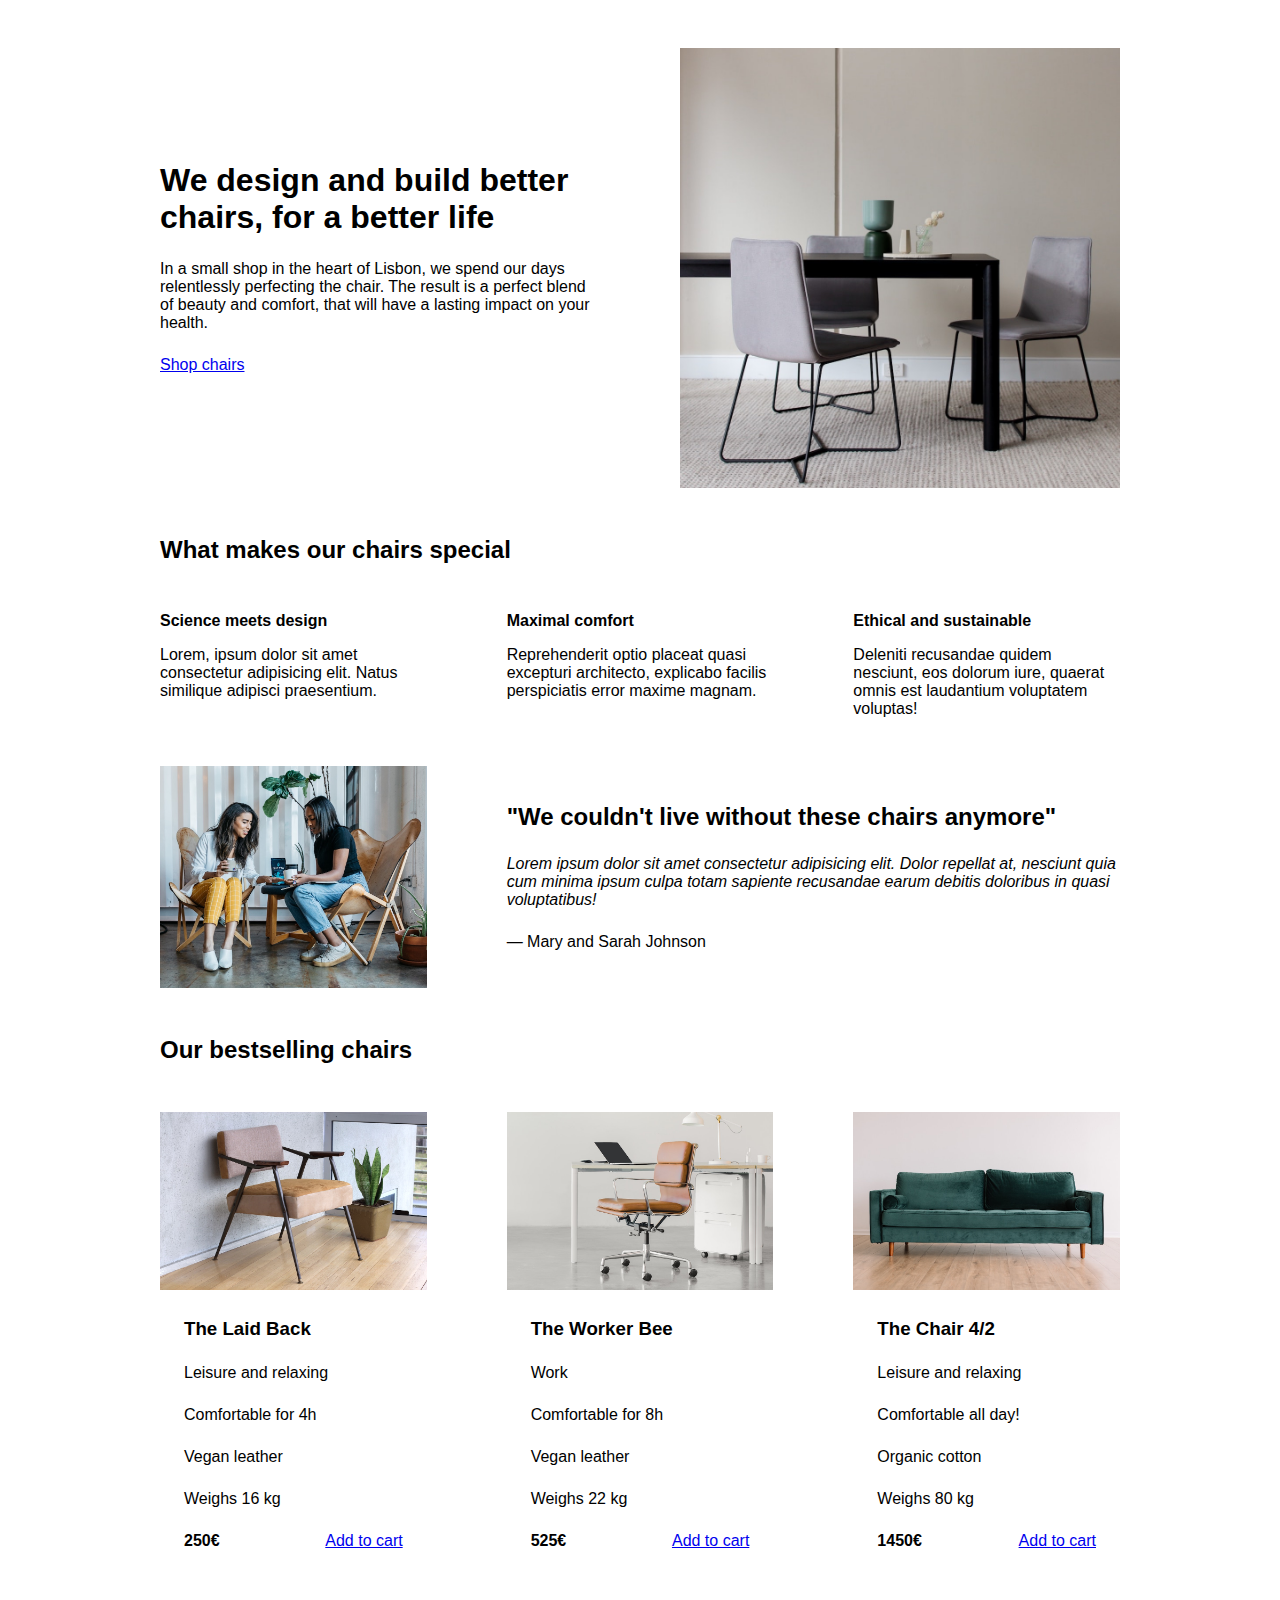
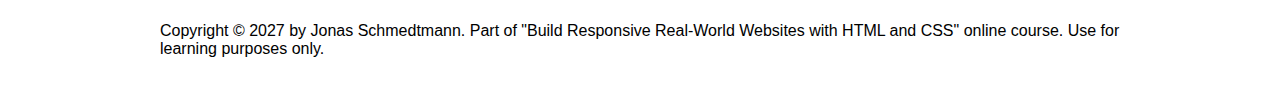
<file: starter/05-Design/index.html>
<!DOCTYPE html>
<html lang="en">
  <head>
    <meta charset="UTF-8" />
    <meta http-equiv="X-UA-Compatible" content="IE=edge" />
    <meta name="viewport" content="width=device-width, initial-scale=1.0" />

    <link rel="stylesheet" href="style.css" />
    <title>Lisbon Chair Shop</title>
  </head>
  <body>
    <div class="container">
      <header>
        <div class="header-text-box">
          <h1>We design and build better chairs, for a better life</h1>
          <p class="header-text">
            In a small shop in the heart of Lisbon, we spend our days
            relentlessly perfecting the chair. The result is a perfect blend of
            beauty and comfort, that will have a lasting impact on your health.
          </p>
          <a class="btn btn--big" href="#">Shop chairs</a>
        </div>
        <img src="hero.jpg" alt="Photo" />
      </header>

      <section>
        <h2>What makes our chairs special</h2>
        <div class="grid-3-cols">
          <div>
            <p class="features-title"><strong>Science meets design</strong></p>
            <p class="features-text">
              Lorem, ipsum dolor sit amet consectetur adipisicing elit. Natus
              similique adipisci praesentium.
            </p>
          </div>

          <div>
            <p class="features-title">
              <strong>Maximal comfort</strong>
            </p>
            <p class="features-text">
              Reprehenderit optio placeat quasi excepturi architecto, explicabo
              facilis perspiciatis error maxime magnam.
            </p>
          </div>

          <div>
            <p class="features-title">
              <strong>Ethical and sustainable</strong>
            </p>
            <p class="features-text">
              Deleniti recusandae quidem nesciunt, eos dolorum iure, quaerat
              omnis est laudantium voluptatem voluptas!
            </p>
          </div>
        </div>
      </section>

      <section class="testimonial-section">
        <div class="grid-3-cols">
          <img src="customers.jpg" alt="People sitting on chairs" />
          <div class="testimonial-box">
            <h2>"We couldn't live without these chairs anymore"</h2>
            <blockquote class="testimonial-text">
              Lorem ipsum dolor sit amet consectetur adipisicing elit. Dolor
              repellat at, nesciunt quia cum minima ipsum culpa totam sapiente
              recusandae earum debitis doloribus in quasi voluptatibus!
            </blockquote>
            <p class="testimonial-author">&mdash; Mary and Sarah Johnson</p>
          </div>
        </div>
      </section>

      <section>
        <h2>Our bestselling chairs</h2>
        <div class="grid-3-cols">
          <figure class="chair">
            <img src="chair-1.jpg" alt="Chair" />
            <div class="chair-box">
              <h3>The Laid Back</h3>
              <ul class="chair-details">
                <li>
                  <!-- Span is a generic INLINE text element, it doesn't have any meaning. It's like a div element, but inline -->
                  <span>Leisure and relaxing</span>
                </li>
                <li>
                  <span>Comfortable for 4h</span>
                </li>
                <li>
                  <span>Vegan leather</span>
                </li>
                <li>
                  <span>Weighs 16 kg</span>
                </li>
              </ul>
              <div class="chair-price">
                <strong>250€</strong>
                <a href="#" class="btn btn--small">Add to cart</a>
              </div>
            </div>
          </figure>

          <figure class="chair">
            <img src="chair-2.jpg" alt="Chair" />
            <div class="chair-box">
              <h3>The Worker Bee</h3>
              <ul class="chair-details">
                <li>
                  <span>Work</span>
                </li>
                <li>
                  <span>Comfortable for 8h</span>
                </li>
                <li>
                  <span>Vegan leather</span>
                </li>
                <li>
                  <span>Weighs 22 kg</span>
                </li>
              </ul>
              <div class="chair-price">
                <strong>525€</strong>
                <a href="#" class="btn btn--small">Add to cart</a>
              </div>
            </div>
          </figure>

          <figure class="chair">
            <img src="chair-3.jpg" alt="Chair" />
            <div class="chair-box">
              <h3>The Chair 4/2</h3>
              <ul class="chair-details">
                <li>
                  <span>Leisure and relaxing</span>
                </li>
                <li>
                  <span>Comfortable all day!</span>
                </li>
                <li>
                  <span>Organic cotton</span>
                </li>
                <li>
                  <span>Weighs 80 kg</span>
                </li>
              </ul>
              <div class="chair-price">
                <strong>1450€</strong>
                <a href="#" class="btn btn--small">Add to cart</a>
              </div>
            </div>
          </figure>
        </div>
      </section>

      <footer>
        Copyright &copy; 2027 by Jonas Schmedtmann. Part of "Build Responsive
        Real-World Websites with HTML and CSS" online course. Use for learning
        purposes only.
      </footer>
    </div>
  </body>
</html>
</file>
<file: final/03-CSS-Fundamentals/style.css>
* {
  /* border-top: 10px solid #1098ad; */
  margin: 0;
  padding: 0;
}

/* PAGE SECTIONS */
body {
  color: #444;
  font-family: sans-serif;

  border-top: 10px solid #1098ad;
  position: relative;
}

.container {
  width: 800px;
  /* margin-left: auto;
  margin-right: auto; */
  margin: 0 auto;
}

.main-header {
  background-color: #f7f7f7;
  /* padding: 20px;
  padding-left: 40px;
  padding-right: 40px; */
  padding: 20px 40px;
  margin-bottom: 60px;
  /* height: 80px; */
}

nav {
  font-size: 18px;
  /* text-align: center; */
}

article {
  margin-bottom: 60px;
}

.post-header {
  margin-bottom: 40px;
  /* position: relative; */
}

aside {
  background-color: #f7f7f7;
  border-top: 5px solid #1098ad;
  border-bottom: 5px solid #1098ad;
  /* padding-top: 50px;
  padding-bottom: 50px; */
  padding: 50px 0;
  width: 500px;
}

/* SMALLER ELEMENTS */
h1,
h2,
h3 {
  color: #1098ad;
}

h1 {
  font-size: 26px;
  text-transform: uppercase;
  font-style: italic;
}

h2 {
  font-size: 40px;
  margin-bottom: 30px;
}

h3 {
  font-size: 30px;
  margin-bottom: 20px;
  margin-top: 40px;
}

h4 {
  font-size: 20px;
  text-transform: uppercase;
  text-align: center;
}

p {
  font-size: 22px;
  line-height: 1.5;
  margin-bottom: 15px;
}

ul,
ol {
  margin-left: 50px;
  margin-bottom: 20px;
}

li {
  font-size: 20px;
  margin-bottom: 10px;
  /* display: inline; */
}

li:last-child {
  margin-bottom: 0;
}

/* footer p {
  font-size: 16px;
} */

/* article header p {
  font-style: italic;
} */

#author {
  font-style: italic;
  font-size: 18px;
}

#copyright {
  font-size: 16px;
}

.related-author {
  font-size: 18px;
  font-weight: bold;
}

/* ul {
  list-style: none;
} */

.related {
  list-style: none;
}

body {
  /* background-color: orangered; */
}

/* .first-li {
  font-weight: bold;
} */

li:first-child {
  font-weight: bold;
}

li:last-child {
  font-style: italic;
}

li:nth-child(even) {
  /* color: red; */
}

/* Misconception: this won't work! */
article p:first-child {
  color: red;
}

/* Styling links */
a:link {
  color: #1098ad;
  text-decoration: none;
}

a:visited {
  /* color: #777; */
  color: #1098ad;
}

a:hover {
  color: orangered;
  font-weight: bold;
  text-decoration: underline orangered;
}

a:active {
  background-color: black;
  font-style: italic;
}
/* LVHA */

.post-img {
  width: 100%;
  height: auto;
}

nav a:link {
  /* background-color: orangered;
  margin: 20px;
  padding: 20px;

  display: block; */

  margin-right: 30px;
  margin-top: 10px;
  display: inline-block;
}

nav a:link:last-child {
  margin-right: 0;
}

button {
  font-size: 22px;
  padding: 20px;
  cursor: pointer;

  position: absolute;
  /* top: 50px;
  left: 50px; */
  bottom: 50px;
  right: 50px;
}

h1::first-letter {
  font-style: normal;
  margin-right: 5px;
}

h3 + p::first-line {
  /* color: red; */
}

h2 {
  /* background-color: orange; */
  position: relative;
}

h2::before {
  content: "TOP";
  background-color: #ffe70e;
  color: #444;
  font-size: 16px;
  font-weight: bold;
  display: inline-block;
  padding: 5px 10px;
  position: absolute;
  top: -10px;
  right: -25px;
}

/* Resolving conflicts */
/* #copyright {
  color: red;
}

.copyright {
  color: blue;
}

.text {
  color: yellow;
}

footer p {
  color: green !important;
} */

/* nav a:link,
nav p {
  font-size: 18px;
} */
</file>
<file: final/04-CSS-Layouts/style.css>
* {
  /* border-top: 10px solid #1098ad; */
  margin: 0;
  padding: 0;
  box-sizing: border-box;
}

/* PAGE SECTIONS */
body {
  color: #444;
  font-family: sans-serif;

  border-top: 10px solid #1098ad;
  position: relative;
}

.container {
  width: 1200px;
  /* margin-left: auto;
  margin-right: auto; */
  margin: 0 auto;
}

.main-header {
  background-color: #f7f7f7;
  /* padding: 20px;
  padding-left: 40px;
  padding-right: 40px; */
  padding: 20px 40px;
  /* margin-bottom: 60px; */
  /* height: 80px; */
}

nav {
  font-size: 18px;
  /* text-align: center; */
}

article {
  /* margin-bottom: 60px; */
}

.post-header {
  margin-bottom: 40px;
  /* position: relative; */
}

aside {
  background-color: #f7f7f7;
  border-top: 5px solid #1098ad;
  border-bottom: 5px solid #1098ad;
  padding: 50px 40px;
}

/* SMALLER ELEMENTS */
h1,
h2,
h3 {
  color: #1098ad;
}

h1 {
  font-size: 26px;
  text-transform: uppercase;
  font-style: italic;
}

h2 {
  font-size: 40px;
  margin-bottom: 30px;
}

h3 {
  font-size: 30px;
  margin-bottom: 20px;
  margin-top: 40px;
}

h4 {
  font-size: 20px;
  text-transform: uppercase;
  text-align: center;
  margin-bottom: 30px;
}

p {
  font-size: 22px;
  line-height: 1.5;
  margin-bottom: 15px;
}

ul,
ol {
  margin-left: 50px;
  margin-bottom: 20px;
}

li {
  font-size: 20px;
  margin-bottom: 10px;
  /* display: inline; */
}

li:last-child {
  margin-bottom: 0;
}

/* footer p {
  font-size: 16px;
} */

/* article header p {
  font-style: italic;
} */

#author {
  font-style: italic;
  font-size: 18px;
}

#copyright {
  font-size: 16px;
}

.related-author {
  font-size: 18px;
  font-weight: bold;
}

/* ul {
  list-style: none;
} */

.related {
  list-style: none;
  margin-left: 0;
}

body {
  /* background-color: orangered; */
}

/* .first-li {
  font-weight: bold;
} */

li:first-child {
  font-weight: bold;
}

li:last-child {
  font-style: italic;
}

li:nth-child(even) {
  /* color: red; */
}

/* Misconception: this won't work! */
article p:first-child {
  color: red;
}

/* Styling links */
a:link {
  color: #1098ad;
  text-decoration: none;
}

a:visited {
  /* color: #777; */
  color: #1098ad;
}

a:hover {
  color: orangered;
  font-weight: bold;
  text-decoration: underline orangered;
}

a:active {
  background-color: black;
  font-style: italic;
}
/* LVHA */

.post-img {
  width: 100%;
  height: auto;
}

nav a:link {
  /* background-color: orangered;
  margin: 20px;
  padding: 20px;

  display: block; */

  margin-right: 30px;
  display: inline-block;
}

nav a:link:last-child {
  margin-right: 0;
}

button {
  font-size: 22px;
  padding: 20px;
  cursor: pointer;

  position: absolute;
  /* top: 50px;
  left: 50px; */
  bottom: 50px;
  right: 50px;
}

h1::first-letter {
  font-style: normal;
  margin-right: 5px;
}

h3 + p::first-line {
  /* color: red; */
}

h2 {
  /* background-color: orange; */
  position: relative;
}

h2::before {
  content: "TOP";
  background-color: #ffe70e;
  color: #444;
  font-size: 16px;
  font-weight: bold;
  display: inline-block;
  padding: 5px 10px;
  position: absolute;
  top: -10px;
  right: -25px;
}

/* Resolving conflicts */
/* #copyright {
  color: red;
}

.copyright {
  color: blue;
}

.text {
  color: yellow;
}

footer p {
  color: green !important;
} */

/* nav a:link,
nav p {
  font-size: 18px;
} */

/* FLOATS */
/*
.author-img {
  float: left;
  margin-bottom: 20px;
}

.author {
  float: left;
  margin-top: 10px;
  margin-left: 20px;
}

h1 {
  float: left;
}

nav {
  float: right;
}

.clear {
  clear: both;
}

.clearfix::after {
  clear: both;
  content: "";
  display: block;
}

article {
  width: 825px;
  float: left;
}

aside {
  width: 300px;
  float: right;
}

footer {
  clear: both;
}
*/

/* FLEXBOX */
.main-header {
  display: flex;
  align-items: center;
  justify-content: space-between;
}

.author-box {
  display: flex;
  align-items: center;
  margin-bottom: 15px;
}

.author {
  margin-bottom: 0;
  margin-left: 15px;
}

.related-post {
  display: flex;
  align-items: center;
  gap: 20px;
  margin-bottom: 30px;
}

.related-link:link {
  font-size: 17px;
  font-weight: bold;
  font-style: normal;
  margin-bottom: 5px;
  display: block;
}

.related-author {
  margin-bottom: 0;
  font-size: 14px;
  font-weight: normal;
  font-style: italic;
}

/* FLEXBOX LAYOUT */
/* .row {
  display: flex;
  align-items: flex-start;
  gap: 75px;
  margin-bottom: 60px;
}

article {
  flex: 1;
  margin-bottom: 0;
}

aside {
  
  DEFAULTS:
  flex-grow: 0;
  flex-shrink: 1;
  flex-basis: auto;

  flex: 0 0 300px;
} */

/* CSS GRID LAYOUT */
.container {
  display: grid;
  grid-template-columns: 1fr 300px;
  column-gap: 75px;
  row-gap: 60px;
  align-items: start;
}

.main-header {
  /* grid-column: 1 / span 2; */
  grid-column: 1 / -1;
}

article {
}

aside {
}

footer {
  grid-column: 1 / -1;
}
</file>
<file: final/05-Design/style.css>
/*
SPACING SYSTEM (px)
2 / 4 / 8 / 12 / 16 / 24 / 32 / 48 / 64 / 80 / 96 / 128

FONT SIZE SYSTEM (px)
10 / 12 / 14 / 16 / 18 / 20 / 24 / 30 / 36 / 44 / 52 / 62 / 74 / 86 / 98
*/

/* 
MAIN COLOR: #087f5b
GREY COLOR: #343a40
*/

* {
  margin: 0;
  padding: 0;
  box-sizing: border-box;
}

/* ------------------------ */
/* GENERAL STYLES */
/* ------------------------ */
body {
  font-family: "Inter", sans-serif;
  color: #343a40;
  border-bottom: 8px solid #087f5b;
}

.container {
  width: 960px;
  margin: 0 auto;
}

header,
section {
  margin-bottom: 96px;
}

h2 {
  margin-bottom: 48px;
  font-size: 36px;
  letter-spacing: -0.5px;
  /* 24 / 30 / 36 */
}

.grid-3-cols {
  display: grid;
  grid-template-columns: repeat(3, 1fr);
  column-gap: 80px;
}

.btn:link,
.btn:visited {
  background-color: #087f5b;
  color: #fff;
  text-decoration: none;
  text-transform: uppercase;
  font-weight: 500;

  display: inline-block;
  border-radius: 100px;
}

.btn:hover,
.btn:active {
  background-color: #099268;
}

.btn--big {
  font-size: 18px;
  padding: 16px 32px;
}

.btn--small {
  font-size: 14px;
  padding: 8px 12px;
}

img {
  border-radius: 12px;
}

/* ------------------------ */
/* COMPONENT STYLES */
/* ------------------------ */

/* HEADER */
header {
  display: grid;
  grid-template-columns: repeat(2, 1fr);
  column-gap: 80px;
  margin-top: 64px;
}

.header-text-box {
  align-self: center;
}

h1 {
  margin-bottom: 32px;
  font-size: 44px;
  line-height: 1.1;
  letter-spacing: -1px;
  /* 44 / 52 / 62 */

  /* text-shadow: 0 5px 5px rgba(0, 0, 0, 0.2); */
}

.header-text {
  margin-bottom: 24px;
  font-size: 18px;
  line-height: 1.7;
}

img {
  width: 100%;
}

/* FEATURES */
.features-icon {
  stroke: #087f5b;
  width: 32px;
  heigh: 32px;
  margin-bottom: 24px;
}

.features-title {
  margin-bottom: 16px;
  font-size: 20px;
}

.features-text {
  font-size: 18px;
  line-height: 1.7;
}

/* TESTIMONIAL */
.testimonial-section {
  background-color: #087f5b;
  color: #fff;
  padding: 24px;
  border-radius: 12px;
}

.testimonial-box {
  grid-column: 2 / -1;
  align-self: center;
}

.testimonial-box h2 {
  margin-bottom: 24px;
  /* 20 / 24 / 30 */
  font-size: 24px;
}

.testimonial-text {
  font-style: italic;
  margin-bottom: 24px;
  font-size: 18px;
  line-height: 1.7;
  color: ##e6fcf5;
}

.testimonial-author {
  color: #c3fae8;
}

/* CHAIRS */
.chair {
  box-shadow: 0 20px 30px 0 rgba(0, 0, 0, 0.07);
  border-radius: 12px;
}

.chair img {
  border-bottom-left-radius: 0;
  border-bottom-right-radius: 0;
}

.chair-box {
  padding: 32px;
}

h3 {
  margin-bottom: 24px;
  font-size: 20px;
}

.chair-details {
  list-style: none;
  margin-bottom: 48px;
}

.chair-details li {
  display: flex;
  align-items: center;
  gap: 12px;
  margin-bottom: 16px;
}

.chair-details li:last-child {
  margin-bottom: 0;
}

.chair-icon {
  stroke: #087f5b;
  width: 24px;
  height: 24px;
}

.chair-price {
  display: flex;
  justify-content: space-between;
  align-items: center;
  font-size: 20px;
}

footer {
  margin-bottom: 48px;
  font-size: 14px;
  color: #495057;
}
</file>
<file: starter/04-CSS-Layouts/style.css>
/** @format */

* {
	/* border-top: 10px solid #1098ad; */
	margin: 0;
	padding: 0;
}

/* PAGE SECTIONS */
body {
	color: #444;
	font-family: sans-serif;

	border-top: 10px solid #1098ad;
	position: relative;
}

.container {
	width: 800px;
	/* margin-left: auto;
  margin-right: auto; */
	margin: 0 auto;
}

.main-header {
	background-color: #f7f7f7;
	/* padding: 20px;
  padding-left: 40px;
  padding-right: 40px; */
	padding: 20px 40px;
	margin-bottom: 60px;
	/* height: 80px; */
}

nav {
	font-size: 18px;
	/* text-align: center; */
}

article {
	margin-bottom: 60px;
}

.post-header {
	margin-bottom: 40px;
	/* position: relative; */
}

aside {
	background-color: #f7f7f7;
	border-top: 5px solid #1098ad;
	border-bottom: 5px solid #1098ad;
	/* padding-top: 50px;
  padding-bottom: 50px; */
	padding: 50px 0;
	width: 500px;
}

/* SMALLER ELEMENTS */
h1,
h2,
h3 {
	color: #1098ad;
}

h1 {
	font-size: 26px;
	text-transform: uppercase;
	font-style: italic;
}

h2 {
	font-size: 40px;
	margin-bottom: 30px;
}

h3 {
	font-size: 30px;
	margin-bottom: 20px;
	margin-top: 40px;
}

h4 {
	font-size: 20px;
	text-transform: uppercase;
	text-align: center;
}

p {
	font-size: 22px;
	line-height: 1.5;
	margin-bottom: 15px;
}

ul,
ol {
	margin-left: 50px;
	margin-bottom: 20px;
}

li {
	font-size: 20px;
	margin-bottom: 10px;
	/* display: inline; */
}

li:last-child {
	margin-bottom: 0;
}

/* footer p {
  font-size: 16px;
} */

/* article header p {
  font-style: italic;
} */

#author {
	font-style: italic;
	font-size: 18px;
}

#copyright {
	font-size: 16px;
}

.related-author {
	font-size: 18px;
	font-weight: bold;
}

/* ul {
  list-style: none;
} */

.related {
	list-style: none;
}

body {
	/* background-color: orangered; */
}

/* .first-li {
  font-weight: bold;
} */

li:first-child {
	font-weight: bold;
}

li:last-child {
	font-style: italic;
}

li:nth-child(even) {
	/* color: red; */
}

/* Misconception: this won't work! */
article p:first-child {
	color: red;
}

/* Styling links */
a:link {
	color: #1098ad;
	text-decoration: none;
}

a:visited {
	/* color: #777; */
	color: #1098ad;
}

a:hover {
	color: orangered;
	font-weight: bold;
	text-decoration: underline orangered;
}

a:active {
	background-color: black;
	font-style: italic;
}
/* LVHA */

.post-img {
	width: 100%;
	height: auto;
}

nav a:link {
	/* background-color: orangered;
  margin: 20px;
  padding: 20px;

  display: block; */

	margin-right: 30px;
	margin-top: 10px;
	display: inline-block;
}

nav a:link:last-child {
	margin-right: 0;
}

button {
	font-size: 22px;
	padding: 20px;
	cursor: pointer;

	position: absolute;
	/* top: 50px;
  left: 50px; */
	bottom: 50px;
	right: 50px;
}

h1::first-letter {
	font-style: normal;
	margin-right: 5px;
}

h3 + p::first-line {
	/* color: red; */
}

h2 {
	/* background-color: orange; */
	position: relative;
}

h2::before {
	content: "TOP";
	background-color: #ffe70e;
	color: #444;
	font-size: 16px;
	font-weight: bold;
	display: inline-block;
	padding: 5px 10px;
	position: absolute;
	top: -10px;
	right: -25px;
}

/* Resolving conflicts */
/* #copyright {
  color: red;
}

.copyright {
  color: blue;
}

.text {
  color: yellow;
}

footer p {
  color: green !important;
} */

/* nav a:link,
nav p {
  font-size: 18px;
} */
</file>
<file: starter/05-Design/style.css>
/**
 * SPACING SYSTEM (px)
 * 2 / 4 / 8 / 12 / 16 / 24 / 32 / 48 / 64 / 80 / 96 / 128
 * 
 * FONT SIZE SYSTEM (px)
 * 10 / 12 / 14 / 16 / 18 / 20 / 24 / 30 / 36 / 44 / 52 / 62 / 74 / 86 / 98
 *
 * @format
 */

* {
	margin: 0;
	padding: 0;
	box-sizing: border-box;
}

/* ------------------------ */
/* GENERAL STYLES */
/* ------------------------ */
body {
	font-family: sans-serif;
}

.container {
	width: 960px;
	margin: 0 auto;
}

header,
section {
	margin-bottom: 48px;
}

h2 {
	margin-bottom: 48px;
}

.grid-3-cols {
	display: grid;
	grid-template-columns: repeat(3, 1fr);
	column-gap: 80px;
}

/* ------------------------ */
/* COMPONENT STYLES */
/* ------------------------ */

/* HEADER */
header {
	display: grid;
	grid-template-columns: repeat(2, 1fr);
	column-gap: 80px;
	margin-top: 48px;
}

.header-text-box {
	align-self: center;
}

h1 {
	margin-bottom: 24px;
}

.header-text {
	margin-bottom: 24px;
}

img {
	width: 100%;
}

/* FEATURES */
.features-icon {
}

.features-title {
	margin-bottom: 16px;
}

.features-text {
}

/* TESTIMONIAL */
.testimonial-section {
}

.testimonial-box {
	grid-column: 2 / -1;
	align-self: center;
}

.testimonial-box h2 {
	margin-bottom: 24px;
}

.testimonial-text {
	font-style: italic;
	margin-bottom: 24px;
}

/* CHAIRS */
.chair-box {
	padding: 24px;
}

h3 {
	margin-bottom: 24px;
}

.chair-details {
	list-style: none;
	margin-bottom: 24px;
}

.chair-details li {
	display: flex;
	align-items: center;
	gap: 12px;
	margin-bottom: 24px;
}

.chair-details li:last-child {
	margin-bottom: 0;
}

.chair-icon {
}

.chair-price {
	display: flex;
	justify-content: space-between;
}

footer {
	margin-bottom: 48px;
}
</file>
